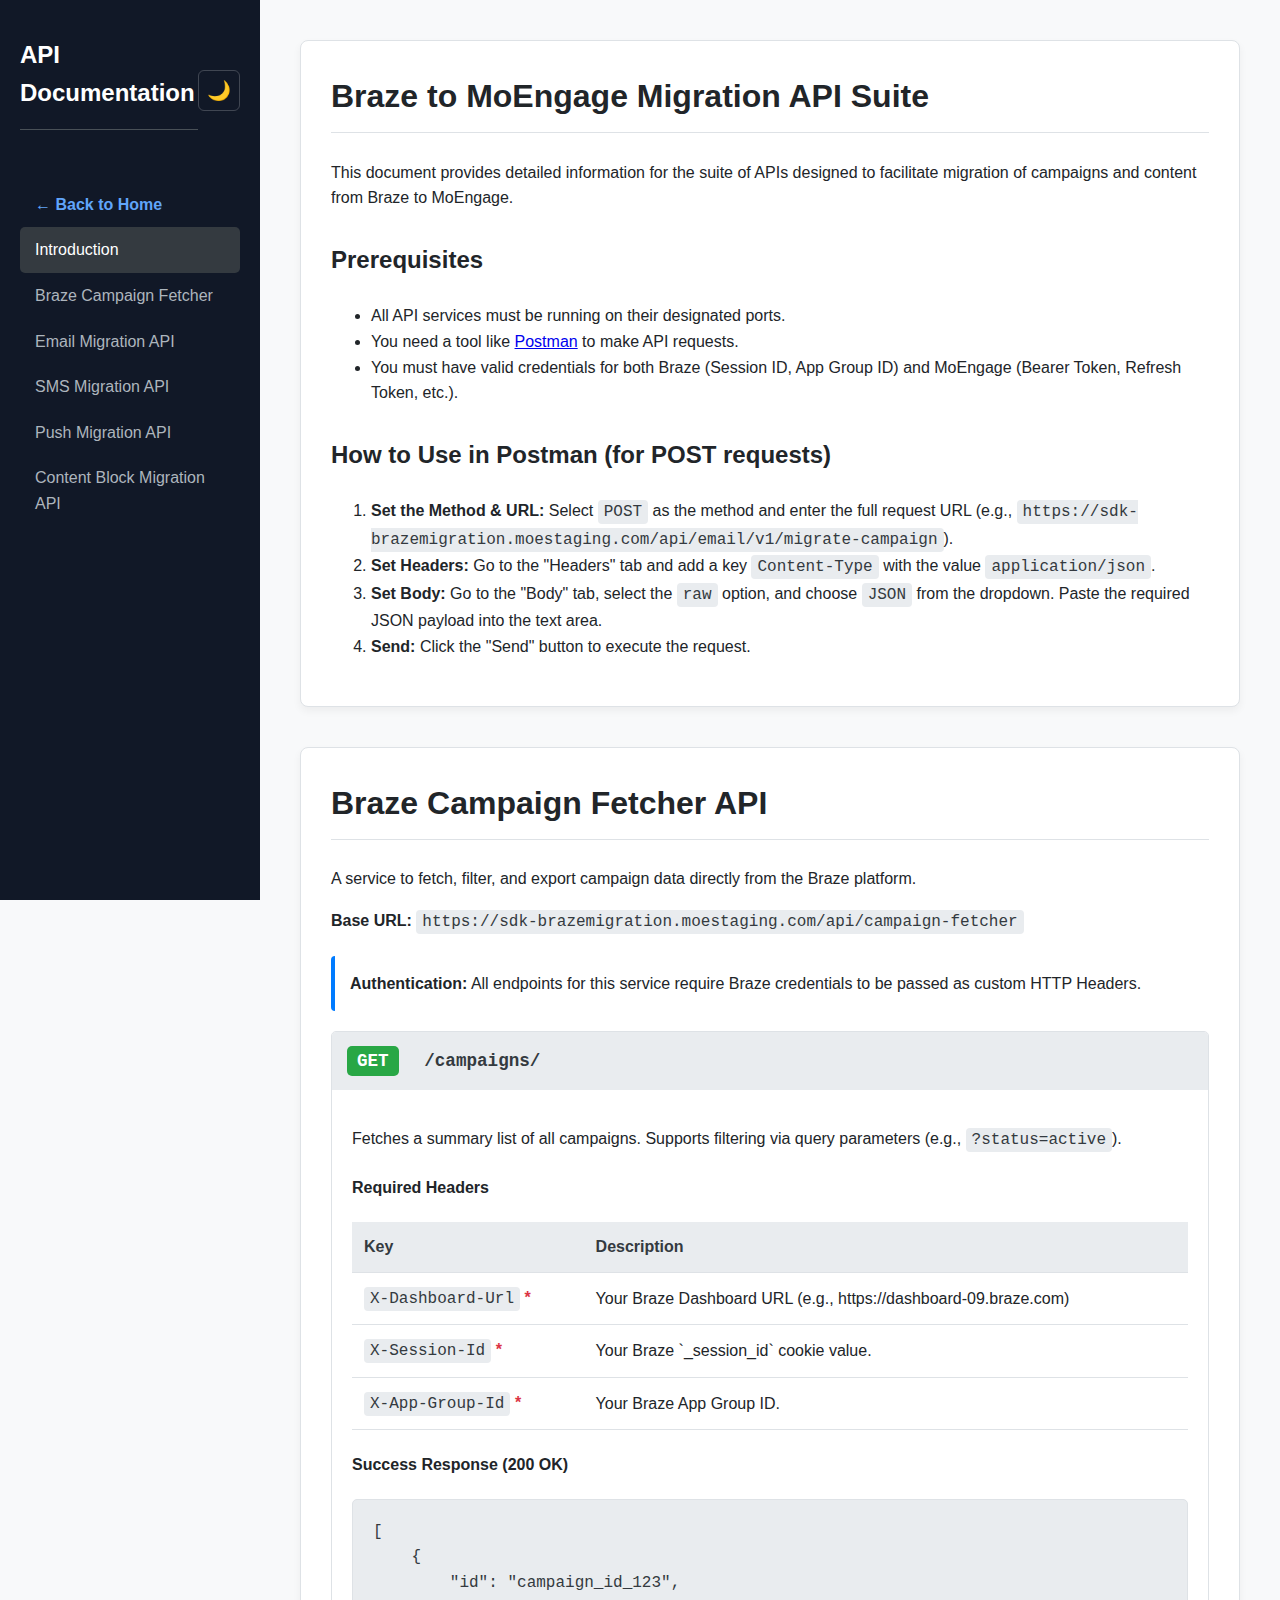
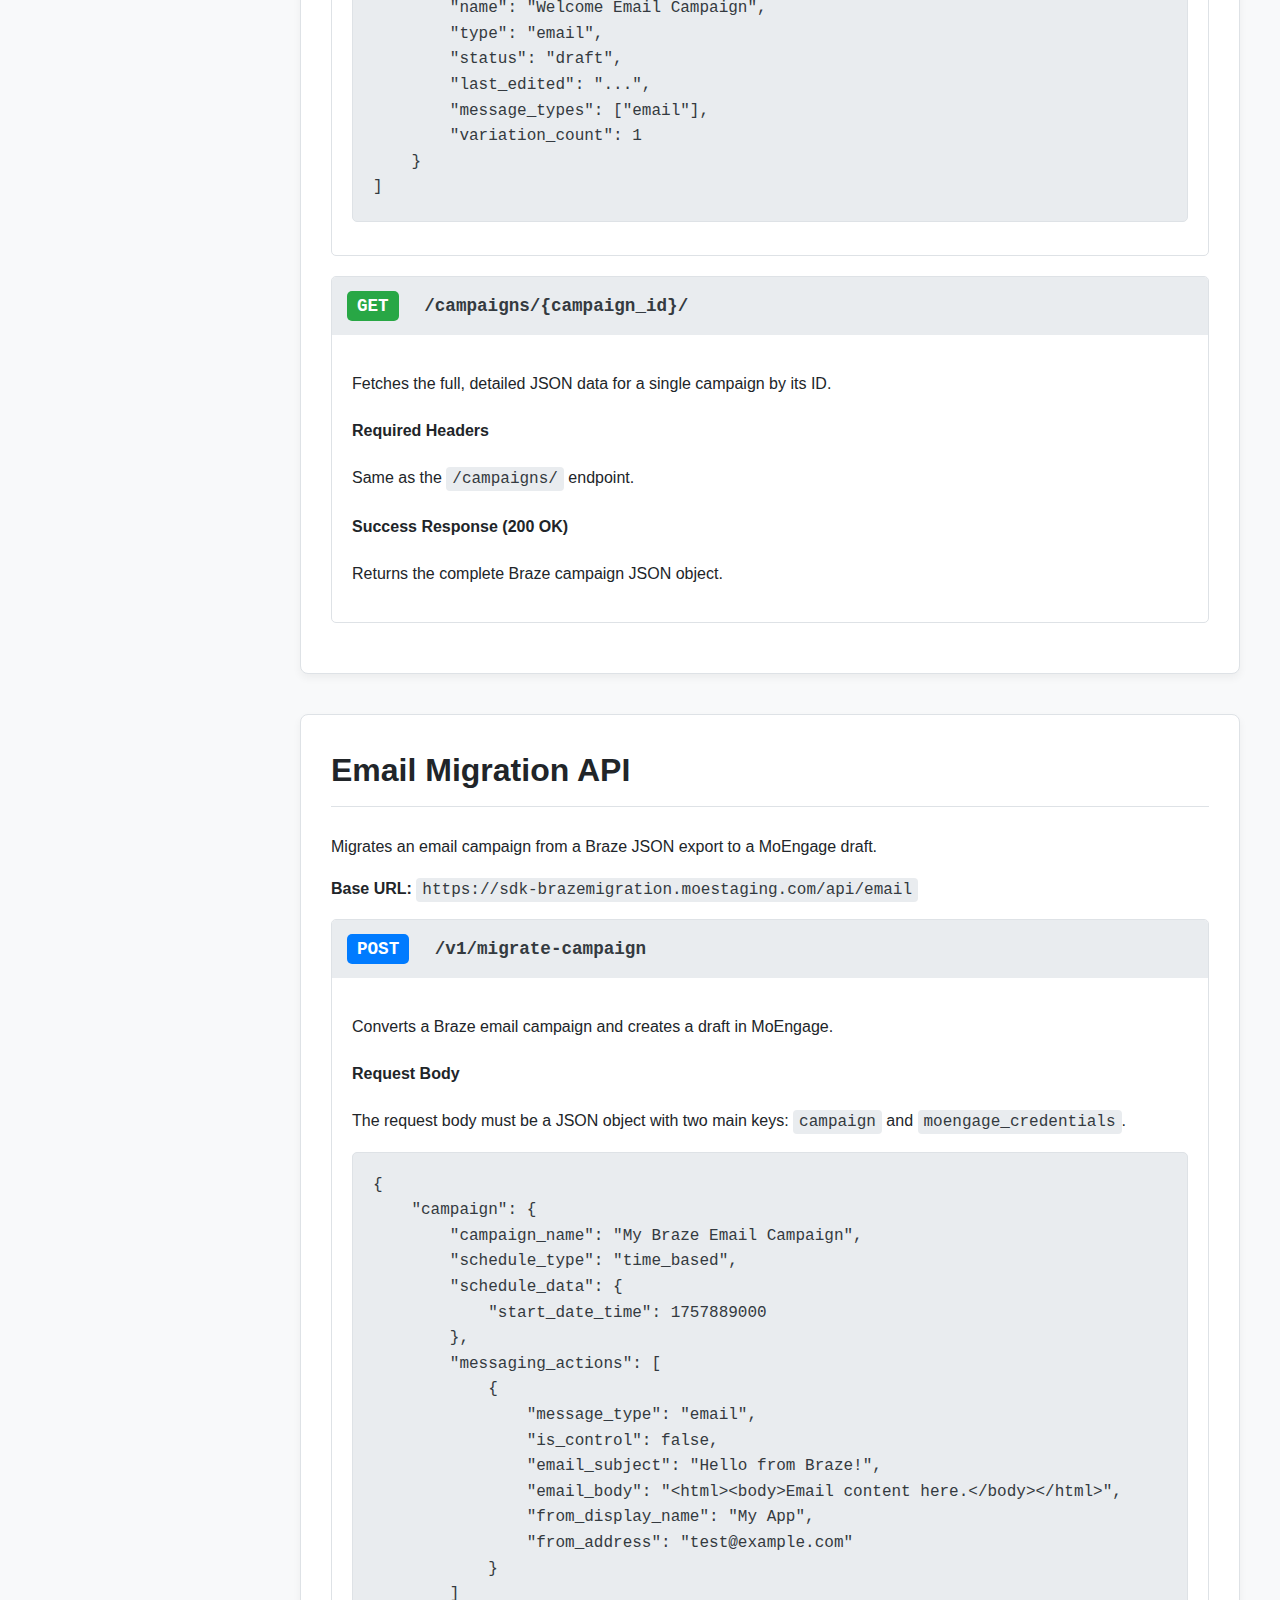
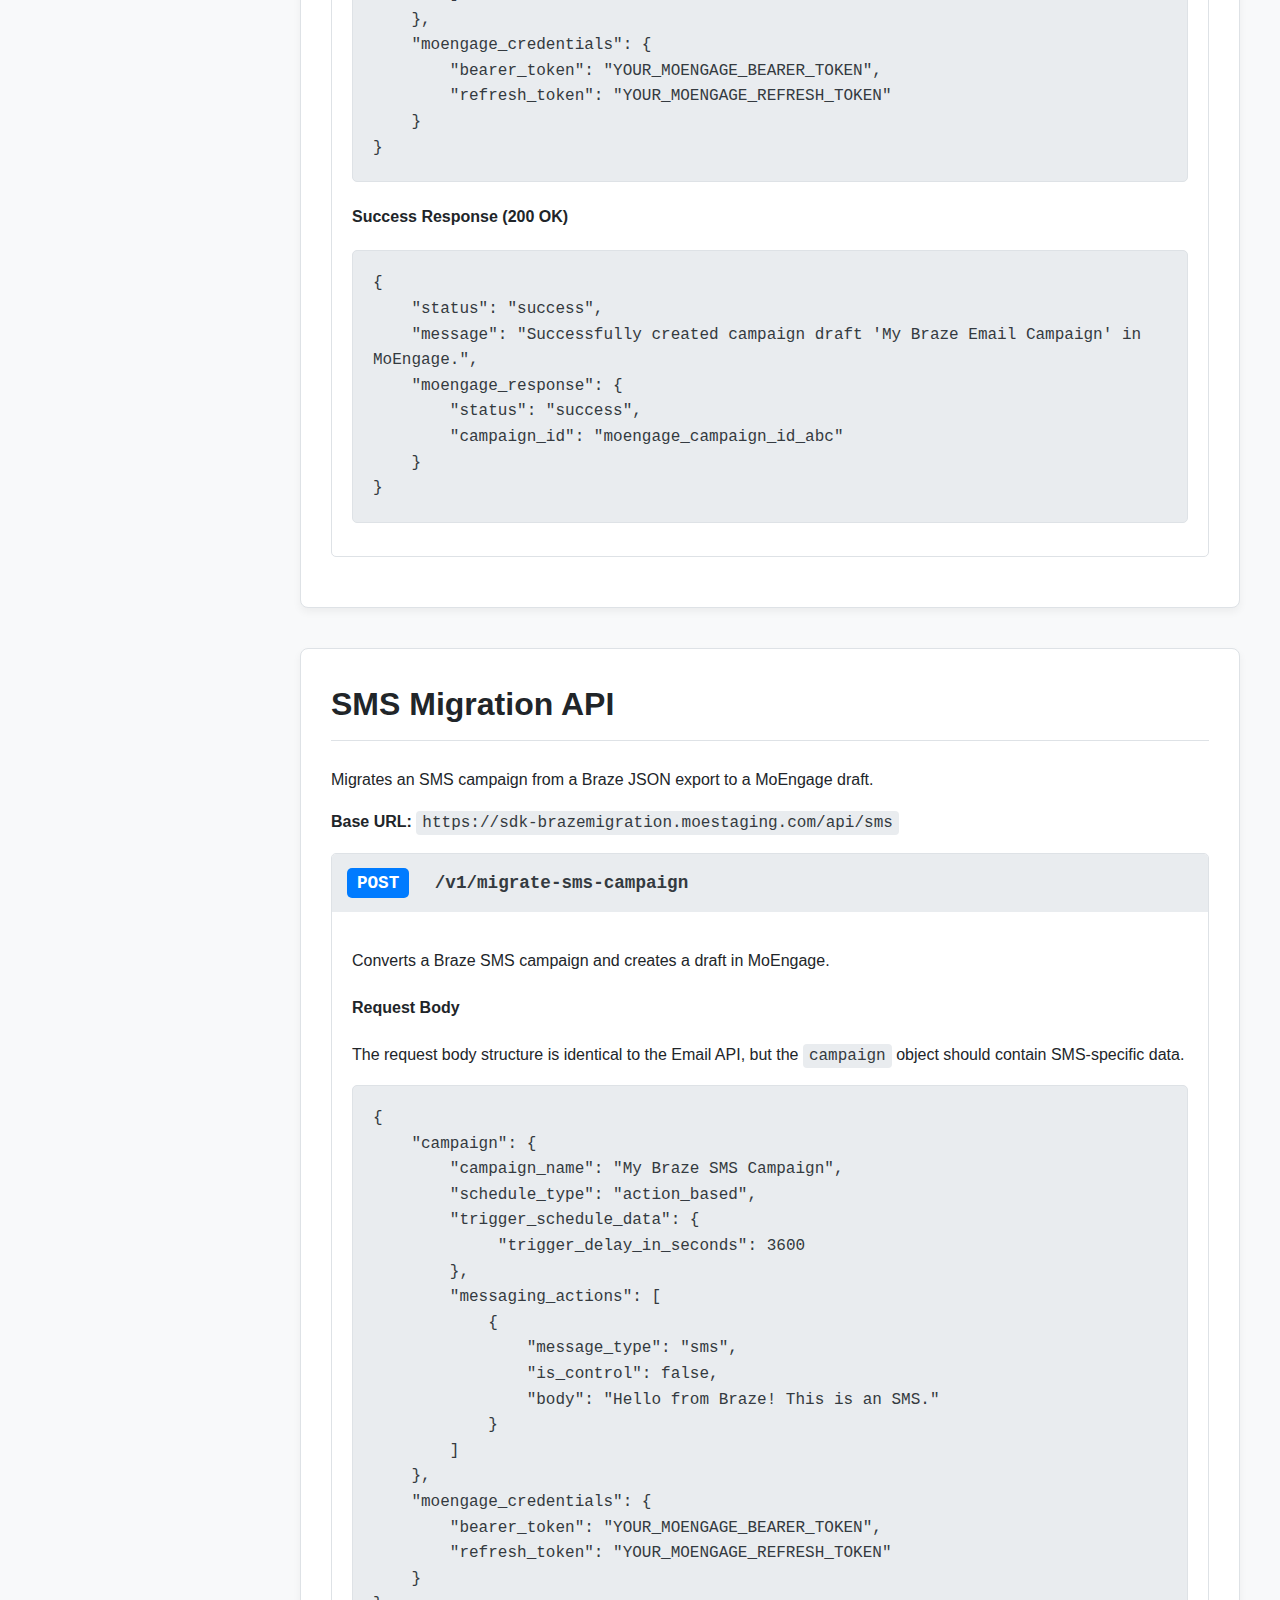
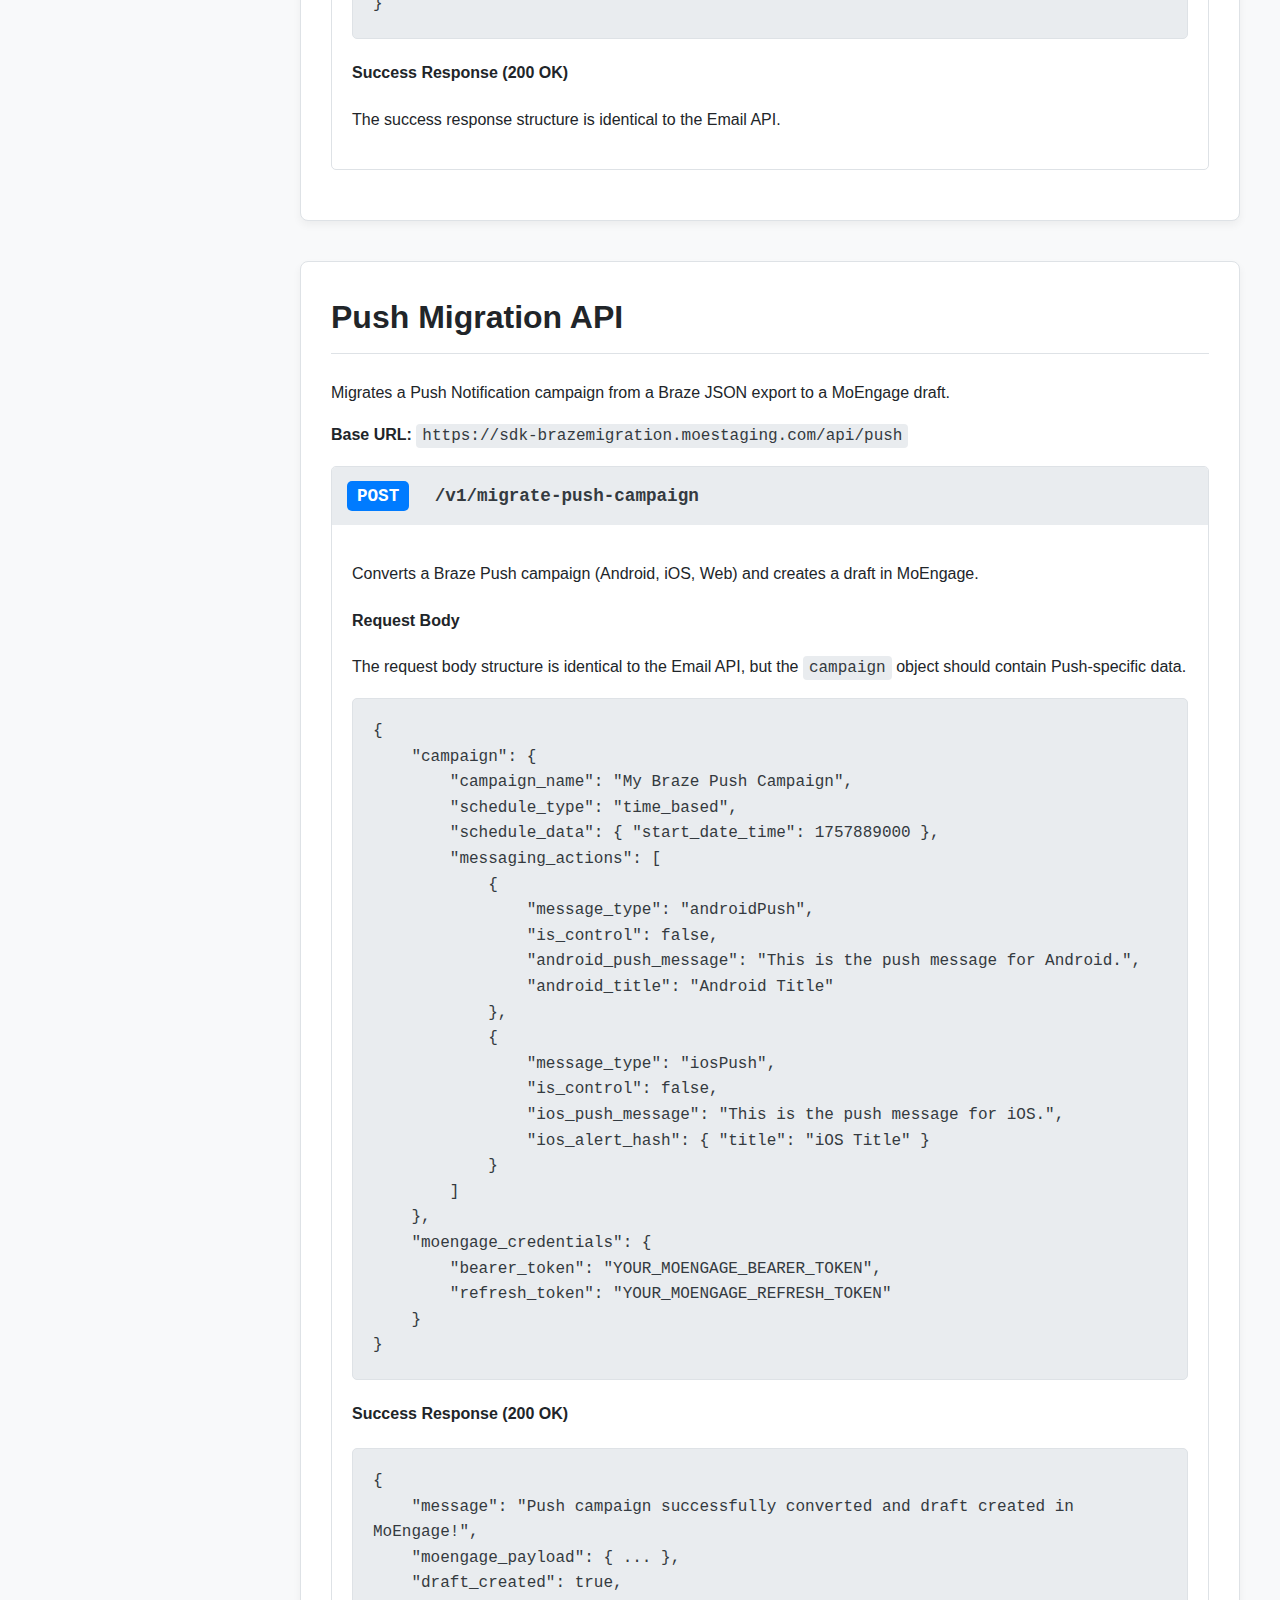
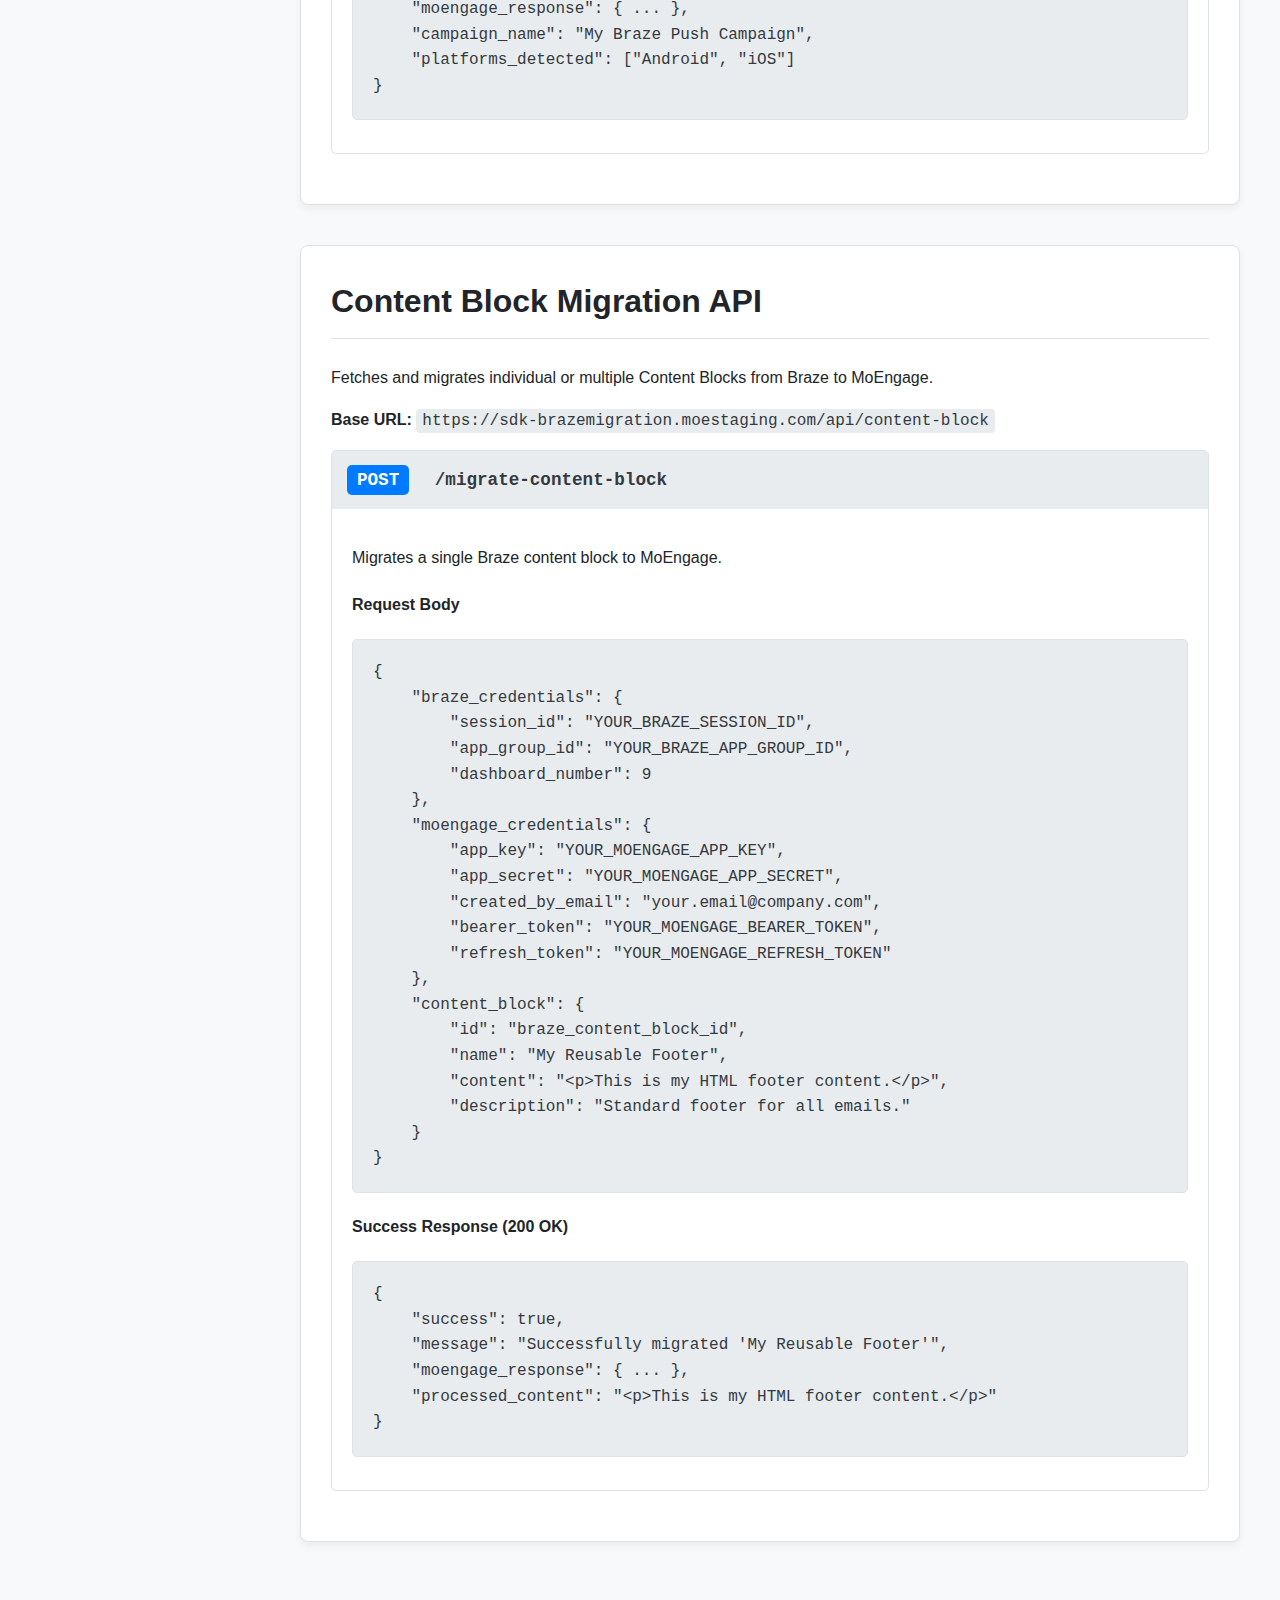
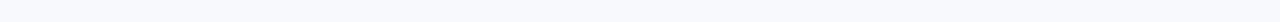
<file: api_doc.html>
<!DOCTYPE html>
<html lang="en">
<head>
    <meta charset="UTF-8">
    <meta name="viewport" content="width=device-width, initial-scale=1.0">
    <title>Braze to MoEngage Migration API Suite Documentation</title>
    <style>
        :root {
            /* Light Theme */
            --bg-color: #f8f9fa;
            --sidebar-bg: #111827;
            --content-bg: #ffffff;
            --text-color: #212529;
            --text-muted: #6c757d;
            --primary-color: #007bff;
            --border-color: #dee2e6;
            --code-bg: #e9ecef;
            --code-color: #343a40;
            --method-get: #28a745;
            --method-post: #007bff;
            --shadow: 0 4px 8px rgba(0,0,0,0.05);
        }

        [data-theme="dark"] {
            /* Dark Theme */
            --bg-color: #0F172A;
            --sidebar-bg: #1E293B;
            --content-bg: #1E293B;
            --text-color: #F1F5F9;
            --text-muted: #94A3B8;
            --primary-color: #60A5FA;
            --border-color: #334155;
            --code-bg: #0F172A;
            --code-color: #F1F5F9;
            --method-get: #10B981;
            --method-post: #60A5FA;
            --shadow: 0 4px 8px rgba(0,0,0,0.2);
        }
        body {
            font-family: -apple-system, BlinkMacSystemFont, "Segoe UI", Roboto, "Helvetica Neue", Arial, sans-serif;
            margin: 0;
            display: flex;
            background-color: var(--bg-color);
            color: var(--text-color);
            line-height: 1.6;
        }
        .sidebar {
            width: 260px;
            background-color: var(--sidebar-bg);
            color: #fff;
            position: fixed;
            height: 100%;
            overflow-y: auto;
            padding: 20px;
            box-sizing: border-box;
        }
        .sidebar h1 {
            font-size: 1.5rem;
            margin-bottom: 2rem;
            color: #fff;
            border-bottom: 1px solid #495057;
            padding-bottom: 1rem;
        }
        .sidebar ul {
            list-style: none;
            padding: 0;
        }
        .sidebar ul li a {
            color: #adb5bd;
            text-decoration: none;
            display: block;
            padding: 10px 15px;
            border-radius: 5px;
            transition: all 0.2s ease;
            font-weight: 500;
        }
        .sidebar ul li a:hover, .sidebar ul li a.active {
            background-color: #343a40;
            color: #fff;
        }
        .main-content {
            margin-left: 260px;
            padding: 40px;
            width: calc(100% - 260px);
        }
        section {
            background: var(--content-bg);
            border-radius: 8px;
            padding: 30px;
            margin-bottom: 40px;
            box-shadow: var(--shadow);
            border: 1px solid var(--border-color);
        }
        h2 {
            font-size: 2rem;
            border-bottom: 1px solid var(--border-color);
            padding-bottom: 10px;
            margin-top: 0;
        }
        h3 {
            font-size: 1.5rem;
            margin-top: 30px;
        }
        .endpoint {
            border: 1px solid var(--border-color);
            border-radius: 5px;
            margin-bottom: 20px;
            overflow: hidden;
        }
        .endpoint-header {
            padding: 15px;
            background-color: var(--code-bg);
            color: var(--code-color);
            font-family: monospace;
            font-size: 1.1rem;
            font-weight: bold;
        }
        .endpoint-header .method {
            padding: 5px 10px;
            border-radius: 5px;
            color: #fff;
            margin-right: 15px;
        }
        .method.get { background-color: var(--method-get); }
        .method.post { background-color: var(--method-post); }
        .endpoint-body {
            padding: 20px;
        }
        table {
            width: 100%;
            border-collapse: collapse;
            margin-top: 15px;
        }
        th, td {
            text-align: left;
            padding: 12px;
            border-bottom: 1px solid var(--border-color);
        }
        th {
            background-color: var(--code-bg);
            color: var(--code-color);
        }
        code {
            background-color: var(--code-bg);
            color: var(--code-color);
            padding: 3px 6px;
            border-radius: 4px;
            font-family: "SFMono-Regular", Consolas, "Liberation Mono", Menlo, monospace;
        }
        pre {
            background-color: var(--code-bg);
            color: var(--code-color);
            padding: 20px;
            border-radius: 5px;
            overflow-x: auto;
            white-space: pre-wrap;
            border: 1px solid var(--border-color);
        }
        pre code {
            background-color: transparent;
            color: inherit;
            padding: 0;
        }
        .required {
            color: #dc3545;
            font-weight: bold;
        }
        .note {
            background-color: var(--content-bg);
            border-left: 4px solid var(--primary-color);
            padding: 15px;
            margin: 20px 0;
            border-radius: 4px;
            color: var(--text-color);
        }
    </style>
</head>
<body>

    <aside class="sidebar">
        <div style="display: flex; justify-content: space-between; align-items: center; margin-bottom: 20px;">
            <h1>API Documentation</h1>
            <button id="theme-toggle" style="background: none; border: 1px solid rgba(255,255,255,0.2); border-radius: 6px; padding: 8px; cursor: pointer; color: white; font-size: 1.2rem;" aria-label="Toggle dark mode">
                <span class="theme-toggle-icon">🌙</span>
            </button>
        </div>
        <nav>
            <ul>
                <li><a href="index.html" style="color: #60A5FA; font-weight: 600;">← Back to Home</a></li>
                <li><a href="#introduction">Introduction</a></li>
                <li><a href="#braze-fetcher-api">Braze Campaign Fetcher</a></li>
                <li><a href="#email-api">Email Migration API</a></li>
                <li><a href="#sms-api">SMS Migration API</a></li>
                <li><a href="#push-api">Push Migration API</a></li>
                <li><a href="#content-block-api">Content Block Migration API</a></li>
            </ul>
        </nav>
    </aside>

    <main class="main-content">
        <section id="introduction">
            <h2>Braze to MoEngage Migration API Suite</h2>
            <p>This document provides detailed information for the suite of APIs designed to facilitate migration of campaigns and content from Braze to MoEngage.</p>

            <h3>Prerequisites</h3>
            <ul>
                <li>All API services must be running on their designated ports.</li>
                <li>You need a tool like <a href="https://www.postman.com/" target="_blank">Postman</a> to make API requests.</li>
                <li>You must have valid credentials for both Braze (Session ID, App Group ID) and MoEngage (Bearer Token, Refresh Token, etc.).</li>
            </ul>

            <h3>How to Use in Postman (for POST requests)</h3>
            <ol>
                <li><strong>Set the Method & URL:</strong> Select <code>POST</code> as the method and enter the full request URL (e.g., <code>https://sdk-brazemigration.moestaging.com/api/email/v1/migrate-campaign</code>).</li>
                <li><strong>Set Headers:</strong> Go to the "Headers" tab and add a key <code>Content-Type</code> with the value <code>application/json</code>.</li>
                <li><strong>Set Body:</strong> Go to the "Body" tab, select the <code>raw</code> option, and choose <code>JSON</code> from the dropdown. Paste the required JSON payload into the text area.</li>
                <li><strong>Send:</strong> Click the "Send" button to execute the request.</li>
            </ol>
        </section>

        <section id="braze-fetcher-api">
            <h2>Braze Campaign Fetcher API</h2>
            <p>A service to fetch, filter, and export campaign data directly from the Braze platform.</p>
            <p><strong>Base URL:</strong> <code>https://sdk-brazemigration.moestaging.com/api/campaign-fetcher</code></p>
            <div class="note"><strong>Authentication:</strong> All endpoints for this service require Braze credentials to be passed as custom HTTP Headers.</div>

            <div class="endpoint">
                <div class="endpoint-header"><span class="method get">GET</span> /campaigns/</div>
                <div class="endpoint-body">
                    <p>Fetches a summary list of all campaigns. Supports filtering via query parameters (e.g., <code>?status=active</code>).</p>
                    <h4>Required Headers</h4>
                    <table>
                        <thead><tr><th>Key</th><th>Description</th></tr></thead>
                        <tbody>
                            <tr><td><code>X-Dashboard-Url</code> <span class="required">*</span></td><td>Your Braze Dashboard URL (e.g., https://dashboard-09.braze.com)</td></tr>
                            <tr><td><code>X-Session-Id</code> <span class="required">*</span></td><td>Your Braze `_session_id` cookie value.</td></tr>
                            <tr><td><code>X-App-Group-Id</code> <span class="required">*</span></td><td>Your Braze App Group ID.</td></tr>
                        </tbody>
                    </table>
                    <h4>Success Response (200 OK)</h4>
                    <pre><code>[
    {
        "id": "campaign_id_123",
        "name": "Welcome Email Campaign",
        "type": "email",
        "status": "draft",
        "last_edited": "...",
        "message_types": ["email"],
        "variation_count": 1
    }
]</code></pre>
                </div>
            </div>
            <div class="endpoint">
                <div class="endpoint-header"><span class="method get">GET</span> /campaigns/{campaign_id}/</div>
                <div class="endpoint-body">
                    <p>Fetches the full, detailed JSON data for a single campaign by its ID.</p>
                    <h4>Required Headers</h4>
                    <p>Same as the <code>/campaigns/</code> endpoint.</p>
                    <h4>Success Response (200 OK)</h4>
                    <p>Returns the complete Braze campaign JSON object.</p>
                </div>
            </div>
        </section>

        <section id="email-api">
            <h2>Email Migration API</h2>
            <p>Migrates an email campaign from a Braze JSON export to a MoEngage draft.</p>
            <p><strong>Base URL:</strong> <code>https://sdk-brazemigration.moestaging.com/api/email</code></p>

            <div class="endpoint">
                <div class="endpoint-header"><span class="method post">POST</span> /v1/migrate-campaign</div>
                <div class="endpoint-body">
                    <p>Converts a Braze email campaign and creates a draft in MoEngage.</p>
                    <h4>Request Body</h4>
                    <p>The request body must be a JSON object with two main keys: <code>campaign</code> and <code>moengage_credentials</code>.</p>
                    <pre><code>{
    "campaign": {
        "campaign_name": "My Braze Email Campaign",
        "schedule_type": "time_based",
        "schedule_data": {
            "start_date_time": 1757889000
        },
        "messaging_actions": [
            {
                "message_type": "email",
                "is_control": false,
                "email_subject": "Hello from Braze!",
                "email_body": "&lt;html&gt;&lt;body&gt;Email content here.&lt;/body&gt;&lt;/html&gt;",
                "from_display_name": "My App",
                "from_address": "test@example.com"
            }
        ]
    },
    "moengage_credentials": {
        "bearer_token": "YOUR_MOENGAGE_BEARER_TOKEN",
        "refresh_token": "YOUR_MOENGAGE_REFRESH_TOKEN"
    }
}</code></pre>
                    <h4>Success Response (200 OK)</h4>
                    <pre><code>{
    "status": "success",
    "message": "Successfully created campaign draft 'My Braze Email Campaign' in MoEngage.",
    "moengage_response": {
        "status": "success",
        "campaign_id": "moengage_campaign_id_abc"
    }
}</code></pre>
                </div>
            </div>
        </section>

        <section id="sms-api">
            <h2>SMS Migration API</h2>
            <p>Migrates an SMS campaign from a Braze JSON export to a MoEngage draft.</p>
            <p><strong>Base URL:</strong> <code>https://sdk-brazemigration.moestaging.com/api/sms</code></p>
            <div class="endpoint">
                <div class="endpoint-header"><span class="method post">POST</span> /v1/migrate-sms-campaign</div>
                <div class="endpoint-body">
                    <p>Converts a Braze SMS campaign and creates a draft in MoEngage.</p>
                    <h4>Request Body</h4>
                     <p>The request body structure is identical to the Email API, but the <code>campaign</code> object should contain SMS-specific data.</p>
                    <pre><code>{
    "campaign": {
        "campaign_name": "My Braze SMS Campaign",
        "schedule_type": "action_based",
        "trigger_schedule_data": {
             "trigger_delay_in_seconds": 3600
        },
        "messaging_actions": [
            {
                "message_type": "sms",
                "is_control": false,
                "body": "Hello from Braze! This is an SMS."
            }
        ]
    },
    "moengage_credentials": {
        "bearer_token": "YOUR_MOENGAGE_BEARER_TOKEN",
        "refresh_token": "YOUR_MOENGAGE_REFRESH_TOKEN"
    }
}</code></pre>
                    <h4>Success Response (200 OK)</h4>
                    <p>The success response structure is identical to the Email API.</p>
                </div>
            </div>
        </section>

        <section id="push-api">
            <h2>Push Migration API</h2>
            <p>Migrates a Push Notification campaign from a Braze JSON export to a MoEngage draft.</p>
            <p><strong>Base URL:</strong> <code>https://sdk-brazemigration.moestaging.com/api/push</code></p>
            <div class="endpoint">
                <div class="endpoint-header"><span class="method post">POST</span> /v1/migrate-push-campaign</div>
                <div class="endpoint-body">
                    <p>Converts a Braze Push campaign (Android, iOS, Web) and creates a draft in MoEngage.</p>
                    <h4>Request Body</h4>
                     <p>The request body structure is identical to the Email API, but the <code>campaign</code> object should contain Push-specific data.</p>
                    <pre><code>{
    "campaign": {
        "campaign_name": "My Braze Push Campaign",
        "schedule_type": "time_based",
        "schedule_data": { "start_date_time": 1757889000 },
        "messaging_actions": [
            {
                "message_type": "androidPush",
                "is_control": false,
                "android_push_message": "This is the push message for Android.",
                "android_title": "Android Title"
            },
            {
                "message_type": "iosPush",
                "is_control": false,
                "ios_push_message": "This is the push message for iOS.",
                "ios_alert_hash": { "title": "iOS Title" }
            }
        ]
    },
    "moengage_credentials": {
        "bearer_token": "YOUR_MOENGAGE_BEARER_TOKEN",
        "refresh_token": "YOUR_MOENGAGE_REFRESH_TOKEN"
    }
}</code></pre>
                    <h4>Success Response (200 OK)</h4>
                     <pre><code>{
    "message": "Push campaign successfully converted and draft created in MoEngage!",
    "moengage_payload": { ... },
    "draft_created": true,
    "moengage_response": { ... },
    "campaign_name": "My Braze Push Campaign",
    "platforms_detected": ["Android", "iOS"]
}</code></pre>
                </div>
            </div>
        </section>

        <section id="content-block-api">
            <h2>Content Block Migration API</h2>
            <p>Fetches and migrates individual or multiple Content Blocks from Braze to MoEngage.</p>
            <p><strong>Base URL:</strong> <code>https://sdk-brazemigration.moestaging.com/api/content-block</code></p>
            <div class="endpoint">
                <div class="endpoint-header"><span class="method post">POST</span> /migrate-content-block</div>
                <div class="endpoint-body">
                    <p>Migrates a single Braze content block to MoEngage.</p>
                    <h4>Request Body</h4>
                    <pre><code>{
    "braze_credentials": {
        "session_id": "YOUR_BRAZE_SESSION_ID",
        "app_group_id": "YOUR_BRAZE_APP_GROUP_ID",
        "dashboard_number": 9
    },
    "moengage_credentials": {
        "app_key": "YOUR_MOENGAGE_APP_KEY",
        "app_secret": "YOUR_MOENGAGE_APP_SECRET",
        "created_by_email": "your.email@company.com",
        "bearer_token": "YOUR_MOENGAGE_BEARER_TOKEN",
        "refresh_token": "YOUR_MOENGAGE_REFRESH_TOKEN"
    },
    "content_block": {
        "id": "braze_content_block_id",
        "name": "My Reusable Footer",
        "content": "&lt;p&gt;This is my HTML footer content.&lt;/p&gt;",
        "description": "Standard footer for all emails."
    }
}</code></pre>
                    <h4>Success Response (200 OK)</h4>
                     <pre><code>{
    "success": true,
    "message": "Successfully migrated 'My Reusable Footer'",
    "moengage_response": { ... },
    "processed_content": "&lt;p&gt;This is my HTML footer content.&lt;/p&gt;"
}</code></pre>
                </div>
            </div>
        </section>

    </main>

    <script>
        document.addEventListener('DOMContentLoaded', () => {
            const sections = document.querySelectorAll('section');
            const navLinks = document.querySelectorAll('.sidebar nav a');

            const observer = new IntersectionObserver((entries) => {
                entries.forEach(entry => {
                    if (entry.isIntersecting) {
                        navLinks.forEach(link => {
                            link.classList.remove('active');
                            if (link.getAttribute('href').substring(1) === entry.target.id) {
                                link.classList.add('active');
                            }
                        });
                    }
                });
            }, { threshold: 0.5 });

            sections.forEach(section => {
                observer.observe(section);
            });
        });

        // Theme Toggle Functionality
        const themeToggle = document.getElementById('theme-toggle');
        const themeIcon = document.querySelector('.theme-toggle-icon');
        const html = document.documentElement;

        // Check for saved theme preference or default to light mode
        const currentTheme = localStorage.getItem('theme') || 'light';
        html.setAttribute('data-theme', currentTheme);
        
        // Update icon based on current theme
        function updateThemeIcon(theme) {
            themeIcon.textContent = theme === 'dark' ? '☀️' : '🌙';
        }
        
        updateThemeIcon(currentTheme);

        // Theme toggle event listener
        themeToggle.addEventListener('click', function() {
            const currentTheme = html.getAttribute('data-theme');
            const newTheme = currentTheme === 'dark' ? 'light' : 'dark';
            
            html.setAttribute('data-theme', newTheme);
            localStorage.setItem('theme', newTheme);
            updateThemeIcon(newTheme);
        });
    </script>

</body>
</html>
</file>
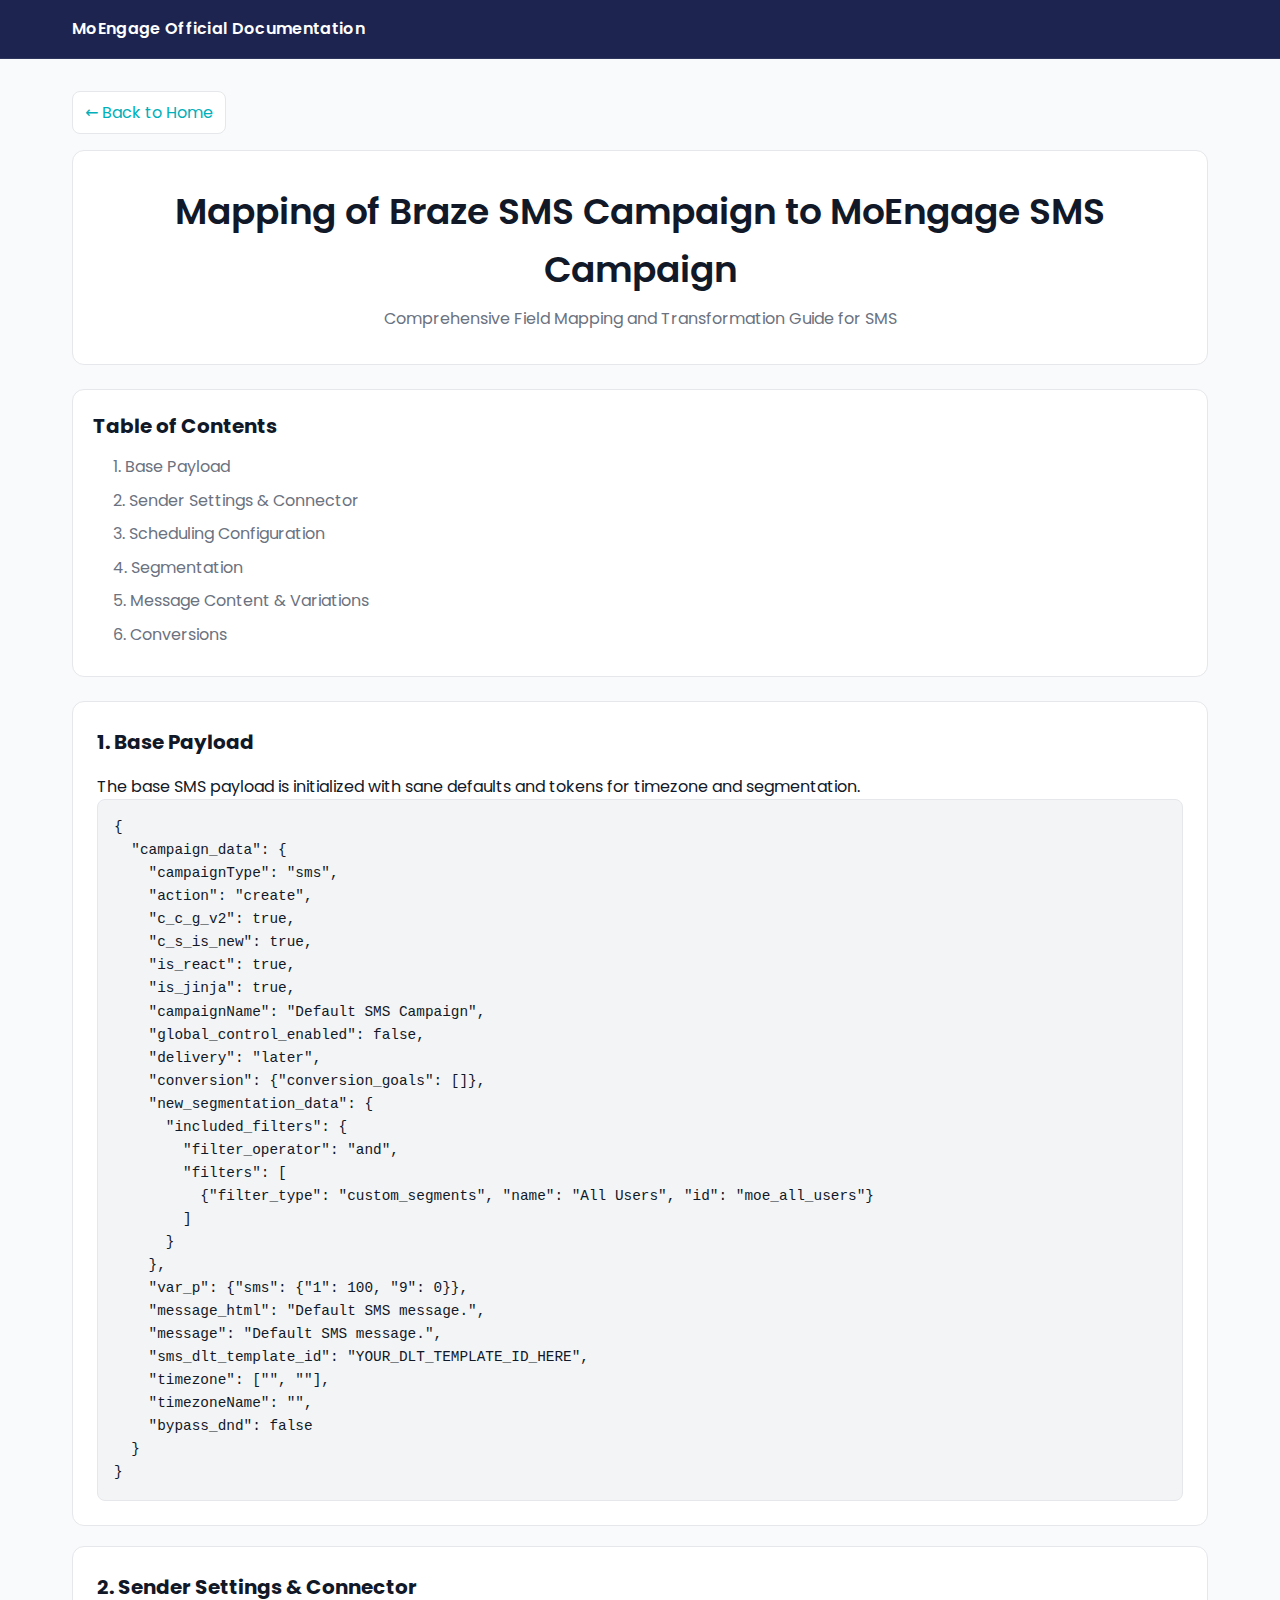
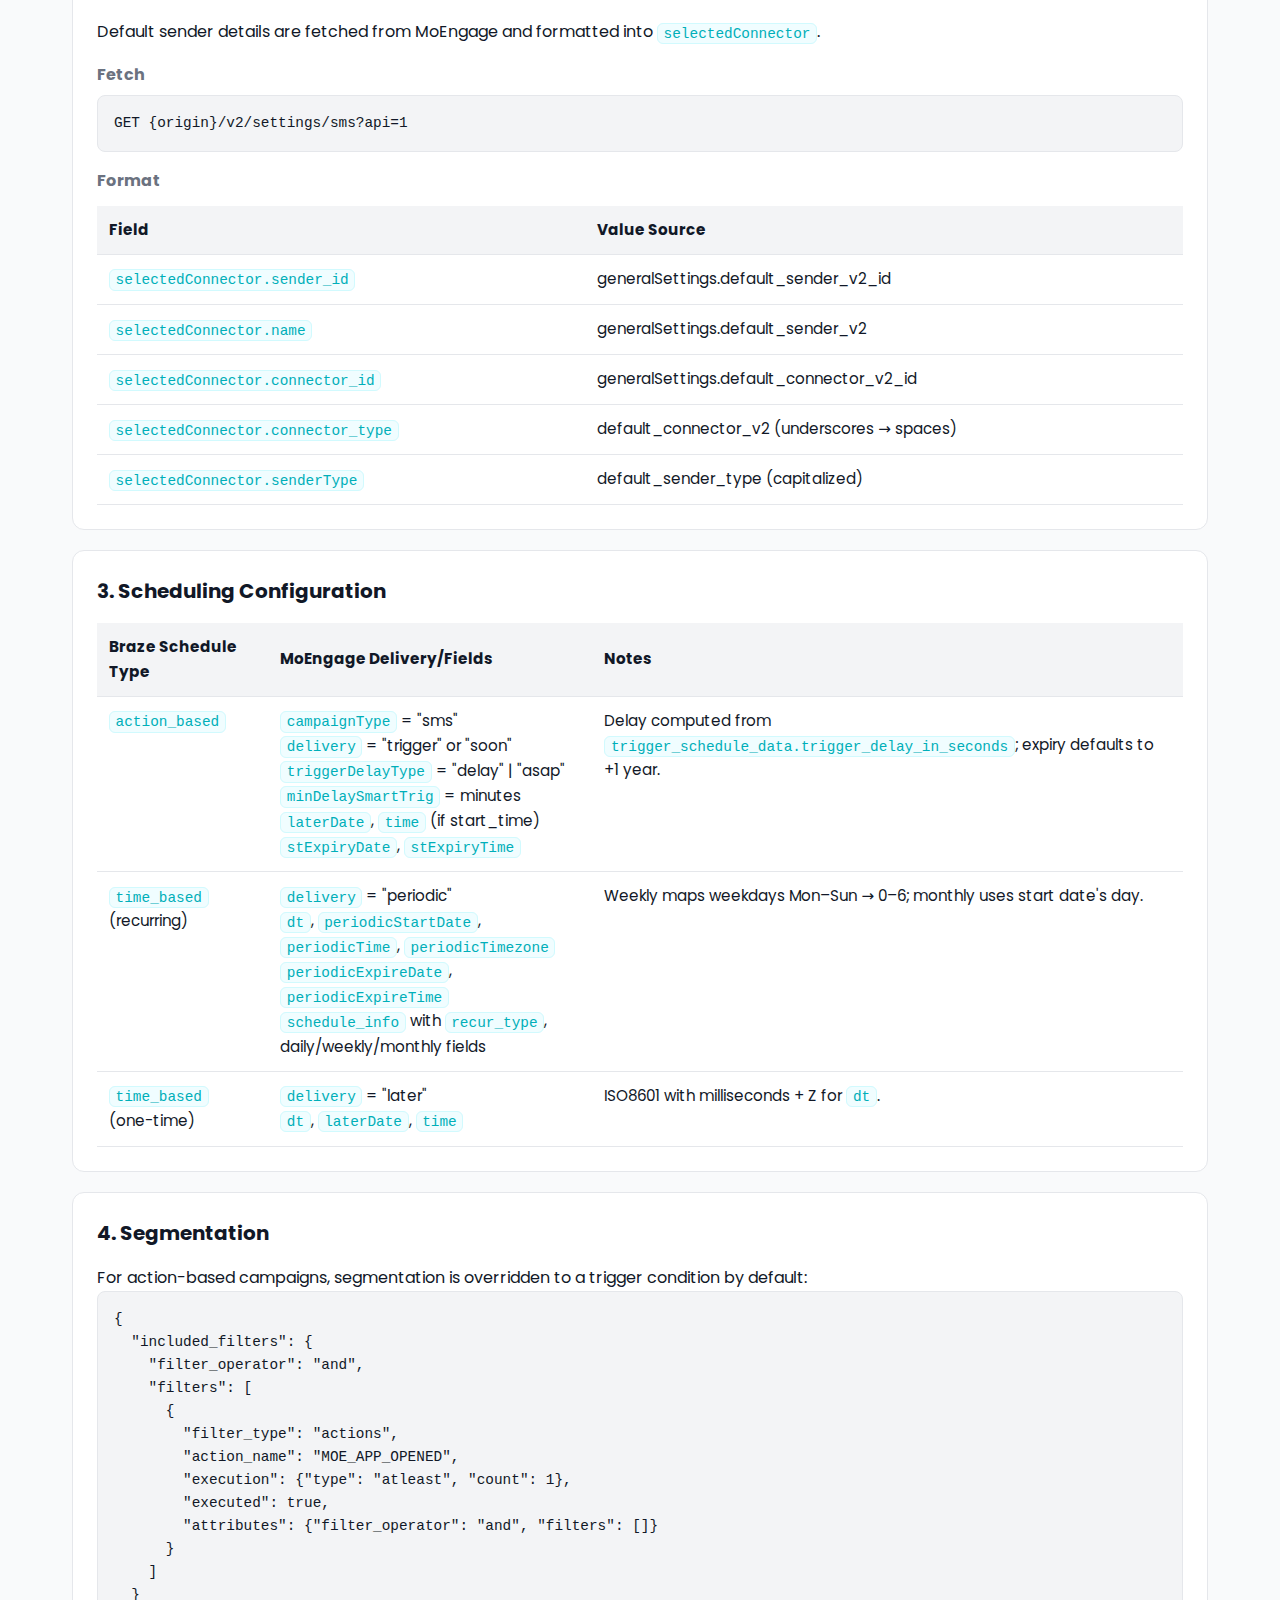
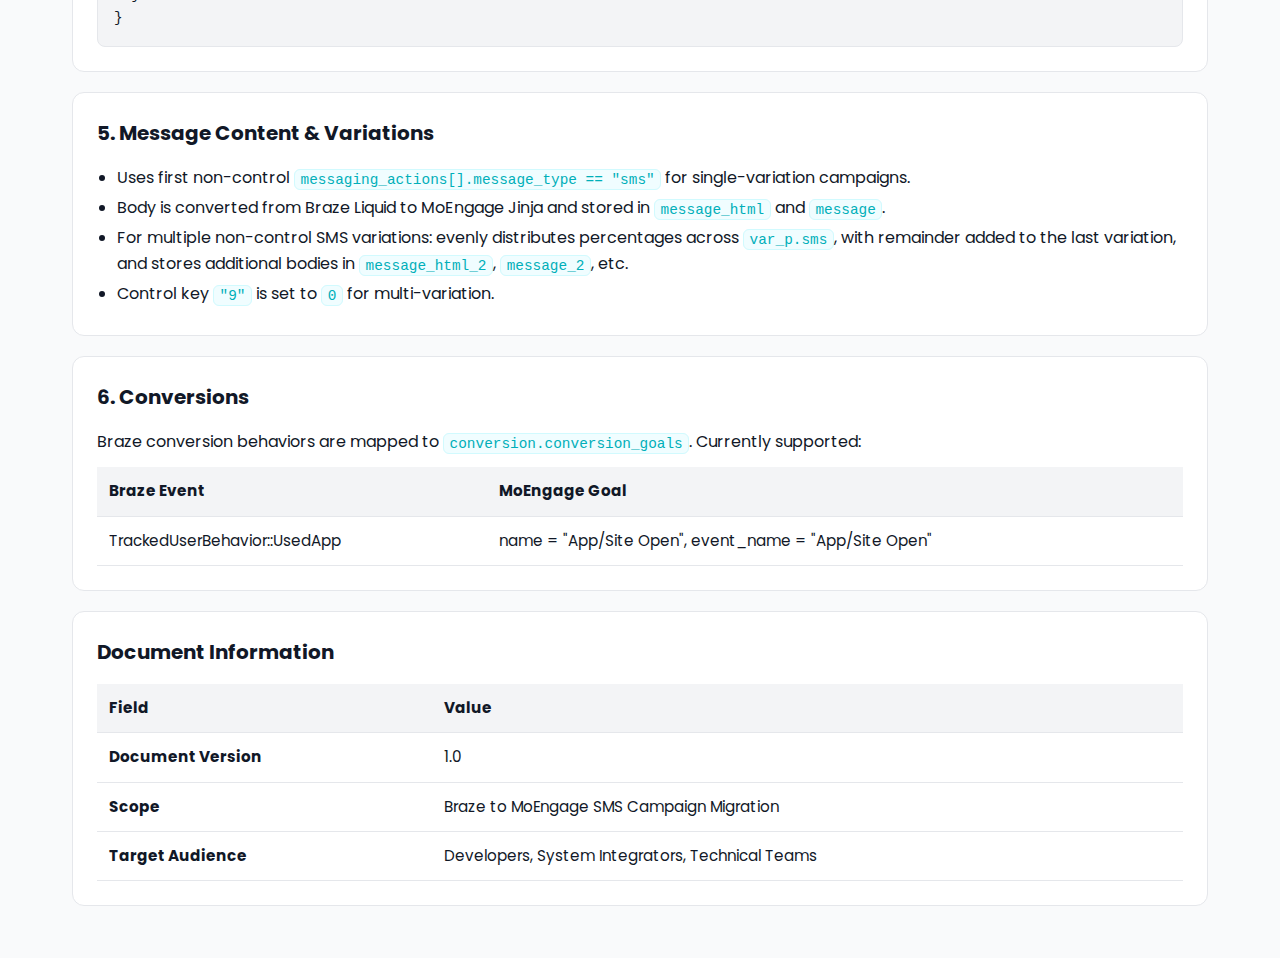
<file: sms.html>
<!DOCTYPE html>
<html lang="en">
<head>
    <meta charset="UTF-8">
    <meta name="viewport" content="width=device-width, initial-scale=1.0">
    <title>SMS Campaign Mapping - MoEngage Official Documentation</title>
    <link href="https://fonts.googleapis.com/css2?family=Poppins:wght@300;400;500;600;700&display=swap" rel="stylesheet">
    <style>
    :root { --color-bg-primary:#F9FAFB; --color-bg-secondary:#FFFFFF; --color-bg-nav-dark:#1D244F; --color-bg-interactive:#00AFB9; --color-bg-interactive-hover:#009DA6; --color-text-primary:#111827; --color-text-secondary:#6B7280; --color-text-interactive:#00AFB9; --color-text-on-dark:#FFFFFF; --color-text-on-interactive:#FFFFFF; --color-border-default:#E5E7EB; --color-border-interactive:#00AFB9; --color-status-success-text:#008767; --color-status-success-bg:#E6F9F4; --color-status-info-text:#4A90E2; --color-status-info-bg:#EBF5FF; --color-status-danger-text:#D92D20; --color-status-danger-bg:#FEE4E2; }
    *{box-sizing:border-box;margin:0;padding:0}
    html,body{height:100%}
    body{font-family:'Poppins',system-ui,-apple-system,Segoe UI,Roboto,Helvetica,Arial,sans-serif;background:var(--color-bg-primary);color:var(--color-text-primary);line-height:1.6;-webkit-font-smoothing:antialiased;-moz-osx-font-smoothing:grayscale}
    a{color:var(--color-text-interactive);text-decoration:none}a:hover{color:var(--color-bg-interactive-hover)}
    .site-header{background:var(--color-bg-nav-dark);color:var(--color-text-on-dark);border-bottom:1px solid rgba(255,255,255,.08)}
    .site-header__inner{max-width:1200px;margin:0 auto;padding:1rem 2rem;display:flex;align-items:center;justify-content:space-between}
    .site-brand{font-weight:600;font-size:1rem;letter-spacing:.02em}
    .container{max-width:1200px;margin:0 auto;padding:2rem}
    .back-link{display:inline-flex;align-items:center;gap:.5rem;color:var(--color-text-interactive);border:1px solid var(--color-border-default);padding:.5rem .75rem;border-radius:8px;background:var(--color-bg-secondary);margin-bottom:1rem}
    .header{background:var(--color-bg-secondary);color:var(--color-text-primary);padding:2rem;border-radius:12px;border:1px solid var(--color-border-default);text-align:center;margin-bottom:1.5rem}
    .title{font-size:clamp(1.75rem,4vw,2.25rem);margin:0;font-weight:600}
    .subtitle{font-size:1rem;margin-top:.5rem;color:var(--color-text-secondary)}
    .toc{background:var(--color-bg-secondary);padding:1.25rem;border-radius:12px;border:1px solid var(--color-border-default);margin-bottom:1.5rem}
    .toc-title{font-size:1.25rem;margin-bottom:.75rem}.toc ul{list-style:none}.toc li{margin:.5rem 0}.toc a{color:var(--color-text-secondary)}.toc a:hover{color:var(--color-text-interactive)}
    .section{background:var(--color-bg-secondary);border:1px solid var(--color-border-default);border-radius:12px;padding:1.5rem;margin:1.25rem 0}
    .section-title{font-size:1.25rem;margin-bottom:1rem}.subsection-title{font-size:1rem;color:var(--color-text-secondary);margin:1rem 0 .5rem 0}
    .mapping-table{width:100%;border-collapse:collapse;margin-top:.75rem;font-size:.95rem}
    .mapping-table th{background:#F3F4F6;text-align:left;padding:.75rem;border-bottom:1px solid var(--color-border-default)}
    .mapping-table td{padding:.75rem;border-bottom:1px solid var(--color-border-default);vertical-align:top}
    .field-name{font-family:'Courier New',ui-monospace,SFMono-Regular,Menlo,Monaco,Consolas,"Liberation Mono",monospace;font-size:.9rem;padding:.1rem .35rem;border-radius:6px;color:var(--color-text-interactive);background:#F0FDFF;border:1px solid #D1FAFE}
    .info-box,.warning-box,.success-box{border-radius:10px;padding:1rem;margin:1rem 0;border:1px solid var(--color-border-default)}
    .info-box{background:var(--color-status-info-bg);color:var(--color-status-info-text)}
    .warning-box{background:var(--color-status-danger-bg);color:var(--color-status-danger-text)}
    .success-box{background:var(--color-status-success-bg);color:var(--color-status-success-text)}
    .info-title,.warning-title{font-weight:600;margin-bottom:.5rem}
    .code-block{background:#F3F4F6;border:1px solid var(--color-border-default);border-radius:8px;padding:1rem;font-family:'Courier New',ui-monospace,SFMono-Regular,Menlo,Monaco,Consolas,"Liberation Mono",monospace;font-size:.9rem;white-space:pre-wrap;overflow-x:auto}
    ul{padding-left:1.25rem}li{margin:.25rem 0}
    @media (max-width:640px){.container{padding:1rem}.site-header__inner{padding:.75rem 1rem}}
    </style>
</head>
<body>
    <header class="site-header">
        <div class="site-header__inner">
            <div class="site-brand">MoEngage Official Documentation</div>
        </div>
    </header>

    <main class="container">
        <a href="index.html" class="back-link">← Back to Home</a>
        <div class="header">
            <h1 class="title">Mapping of Braze SMS Campaign to MoEngage SMS Campaign</h1>
            <p class="subtitle">Comprehensive Field Mapping and Transformation Guide for SMS</p>
        </div>

        <div class="toc">
            <h2 class="toc-title">Table of Contents</h2>
            <ul>
                <li><a href="#base-payload">1. Base Payload</a></li>
                <li><a href="#sender-settings">2. Sender Settings & Connector</a></li>
                <li><a href="#scheduling">3. Scheduling Configuration</a></li>
                <li><a href="#segmentation">4. Segmentation</a></li>
                <li><a href="#content">5. Message Content & Variations</a></li>
                <li><a href="#conversions">6. Conversions</a></li>
            </ul>
        </div>

        <section class="section" id="base-payload">
            <h2 class="section-title">1. Base Payload</h2>
            <p>The base SMS payload is initialized with sane defaults and tokens for timezone and segmentation.</p>
            <div class="code-block">{
  "campaign_data": {
    "campaignType": "sms",
    "action": "create",
    "c_c_g_v2": true,
    "c_s_is_new": true,
    "is_react": true,
    "is_jinja": true,
    "campaignName": "Default SMS Campaign",
    "global_control_enabled": false,
    "delivery": "later",
    "conversion": {"conversion_goals": []},
    "new_segmentation_data": {
      "included_filters": {
        "filter_operator": "and",
        "filters": [
          {"filter_type": "custom_segments", "name": "All Users", "id": "moe_all_users"}
        ]
      }
    },
    "var_p": {"sms": {"1": 100, "9": 0}},
    "message_html": "Default SMS message.",
    "message": "Default SMS message.",
    "sms_dlt_template_id": "YOUR_DLT_TEMPLATE_ID_HERE",
    "timezone": ["<tzName>", "<tzOffset>"],
    "timezoneName": "<tzName>",
    "bypass_dnd": false
  }
}</div>
        </section>

        <section class="section" id="sender-settings">
            <h2 class="section-title">2. Sender Settings & Connector</h2>
            <p>Default sender details are fetched from MoEngage and formatted into <span class="field-name">selectedConnector</span>.</p>
            <h3 class="subsection-title">Fetch</h3>
            <div class="code-block">GET {origin}/v2/settings/sms?api=1</div>
            <h3 class="subsection-title">Format</h3>
            <table class="mapping-table">
                <thead>
                    <tr><th>Field</th><th>Value Source</th></tr>
                </thead>
                <tbody>
                    <tr><td><span class="field-name">selectedConnector.sender_id</span></td><td>generalSettings.default_sender_v2_id</td></tr>
                    <tr><td><span class="field-name">selectedConnector.name</span></td><td>generalSettings.default_sender_v2</td></tr>
                    <tr><td><span class="field-name">selectedConnector.connector_id</span></td><td>generalSettings.default_connector_v2_id</td></tr>
                    <tr><td><span class="field-name">selectedConnector.connector_type</span></td><td>default_connector_v2 (underscores → spaces)</td></tr>
                    <tr><td><span class="field-name">selectedConnector.senderType</span></td><td>default_sender_type (capitalized)</td></tr>
                </tbody>
            </table>
        </section>

        <section class="section" id="scheduling">
            <h2 class="section-title">3. Scheduling Configuration</h2>
            <table class="mapping-table">
                <thead>
                    <tr>
                        <th>Braze Schedule Type</th>
                        <th>MoEngage Delivery/Fields</th>
                        <th>Notes</th>
                    </tr>
                </thead>
                <tbody>
                    <tr>
                        <td><span class="field-name">action_based</span></td>
                        <td>
                            <span class="field-name">campaignType</span> = "sms"<br>
                            <span class="field-name">delivery</span> = "trigger" or "soon"<br>
                            <span class="field-name">triggerDelayType</span> = "delay" | "asap"<br>
                            <span class="field-name">minDelaySmartTrig</span> = minutes<br>
                            <span class="field-name">laterDate</span>, <span class="field-name">time</span> (if start_time)<br>
                            <span class="field-name">stExpiryDate</span>, <span class="field-name">stExpiryTime</span>
                        </td>
                        <td>Delay computed from <span class="field-name">trigger_schedule_data.trigger_delay_in_seconds</span>; expiry defaults to +1 year.</td>
                    </tr>
                    <tr>
                        <td><span class="field-name">time_based</span> (recurring)</td>
                        <td>
                            <span class="field-name">delivery</span> = "periodic"<br>
                            <span class="field-name">dt</span>, <span class="field-name">periodicStartDate</span>, <span class="field-name">periodicTime</span>, <span class="field-name">periodicTimezone</span><br>
                            <span class="field-name">periodicExpireDate</span>, <span class="field-name">periodicExpireTime</span><br>
                            <span class="field-name">schedule_info</span> with <span class="field-name">recur_type</span>, daily/weekly/monthly fields
                        </td>
                        <td>Weekly maps weekdays Mon–Sun → 0–6; monthly uses start date's day.</td>
                    </tr>
                    <tr>
                        <td><span class="field-name">time_based</span> (one-time)</td>
                        <td>
                            <span class="field-name">delivery</span> = "later"<br>
                            <span class="field-name">dt</span>, <span class="field-name">laterDate</span>, <span class="field-name">time</span>
                        </td>
                        <td>ISO8601 with milliseconds + Z for <span class="field-name">dt</span>.</td>
                    </tr>
                </tbody>
            </table>
        </section>

        <section class="section" id="segmentation">
            <h2 class="section-title">4. Segmentation</h2>
            <p>For action-based campaigns, segmentation is overridden to a trigger condition by default:</p>
            <div class="code-block">{
  "included_filters": {
    "filter_operator": "and",
    "filters": [
      {
        "filter_type": "actions",
        "action_name": "MOE_APP_OPENED",
        "execution": {"type": "atleast", "count": 1},
        "executed": true,
        "attributes": {"filter_operator": "and", "filters": []}
      }
    ]
  }
}</div>
        </section>

        <section class="section" id="content">
            <h2 class="section-title">5. Message Content & Variations</h2>
            <ul>
                <li>Uses first non-control <span class="field-name">messaging_actions[].message_type == "sms"</span> for single-variation campaigns.</li>
                <li>Body is converted from Braze Liquid to MoEngage Jinja and stored in <span class="field-name">message_html</span> and <span class="field-name">message</span>.</li>
                <li>For multiple non-control SMS variations: evenly distributes percentages across <span class="field-name">var_p.sms</span>, with remainder added to the last variation, and stores additional bodies in <span class="field-name">message_html_2</span>, <span class="field-name">message_2</span>, etc.</li>
                <li>Control key <span class="field-name">"9"</span> is set to <span class="field-name">0</span> for multi-variation.</li>
            </ul>
        </section>

        <section class="section" id="conversions">
            <h2 class="section-title">6. Conversions</h2>
            <p>Braze conversion behaviors are mapped to <span class="field-name">conversion.conversion_goals</span>. Currently supported:</p>
            <table class="mapping-table">
                <thead><tr><th>Braze Event</th><th>MoEngage Goal</th></tr></thead>
                <tbody>
                    <tr><td>TrackedUserBehavior::UsedApp</td><td>name = "App/Site Open", event_name = "App/Site Open"</td></tr>
                </tbody>
            </table>
        </section>

        <section class="section">
            <h2 class="section-title">Document Information</h2>
            <table class="mapping-table">
                <thead><tr><th>Field</th><th>Value</th></tr></thead>
                <tbody>
                    <tr><td><strong>Document Version</strong></td><td>1.0</td></tr>
                    <tr><td><strong>Scope</strong></td><td>Braze to MoEngage SMS Campaign Migration</td></tr>
                    <tr><td><strong>Target Audience</strong></td><td>Developers, System Integrators, Technical Teams</td></tr>
                </tbody>
            </table>
        </section>
    </main>
</body>
</html>
</file>
